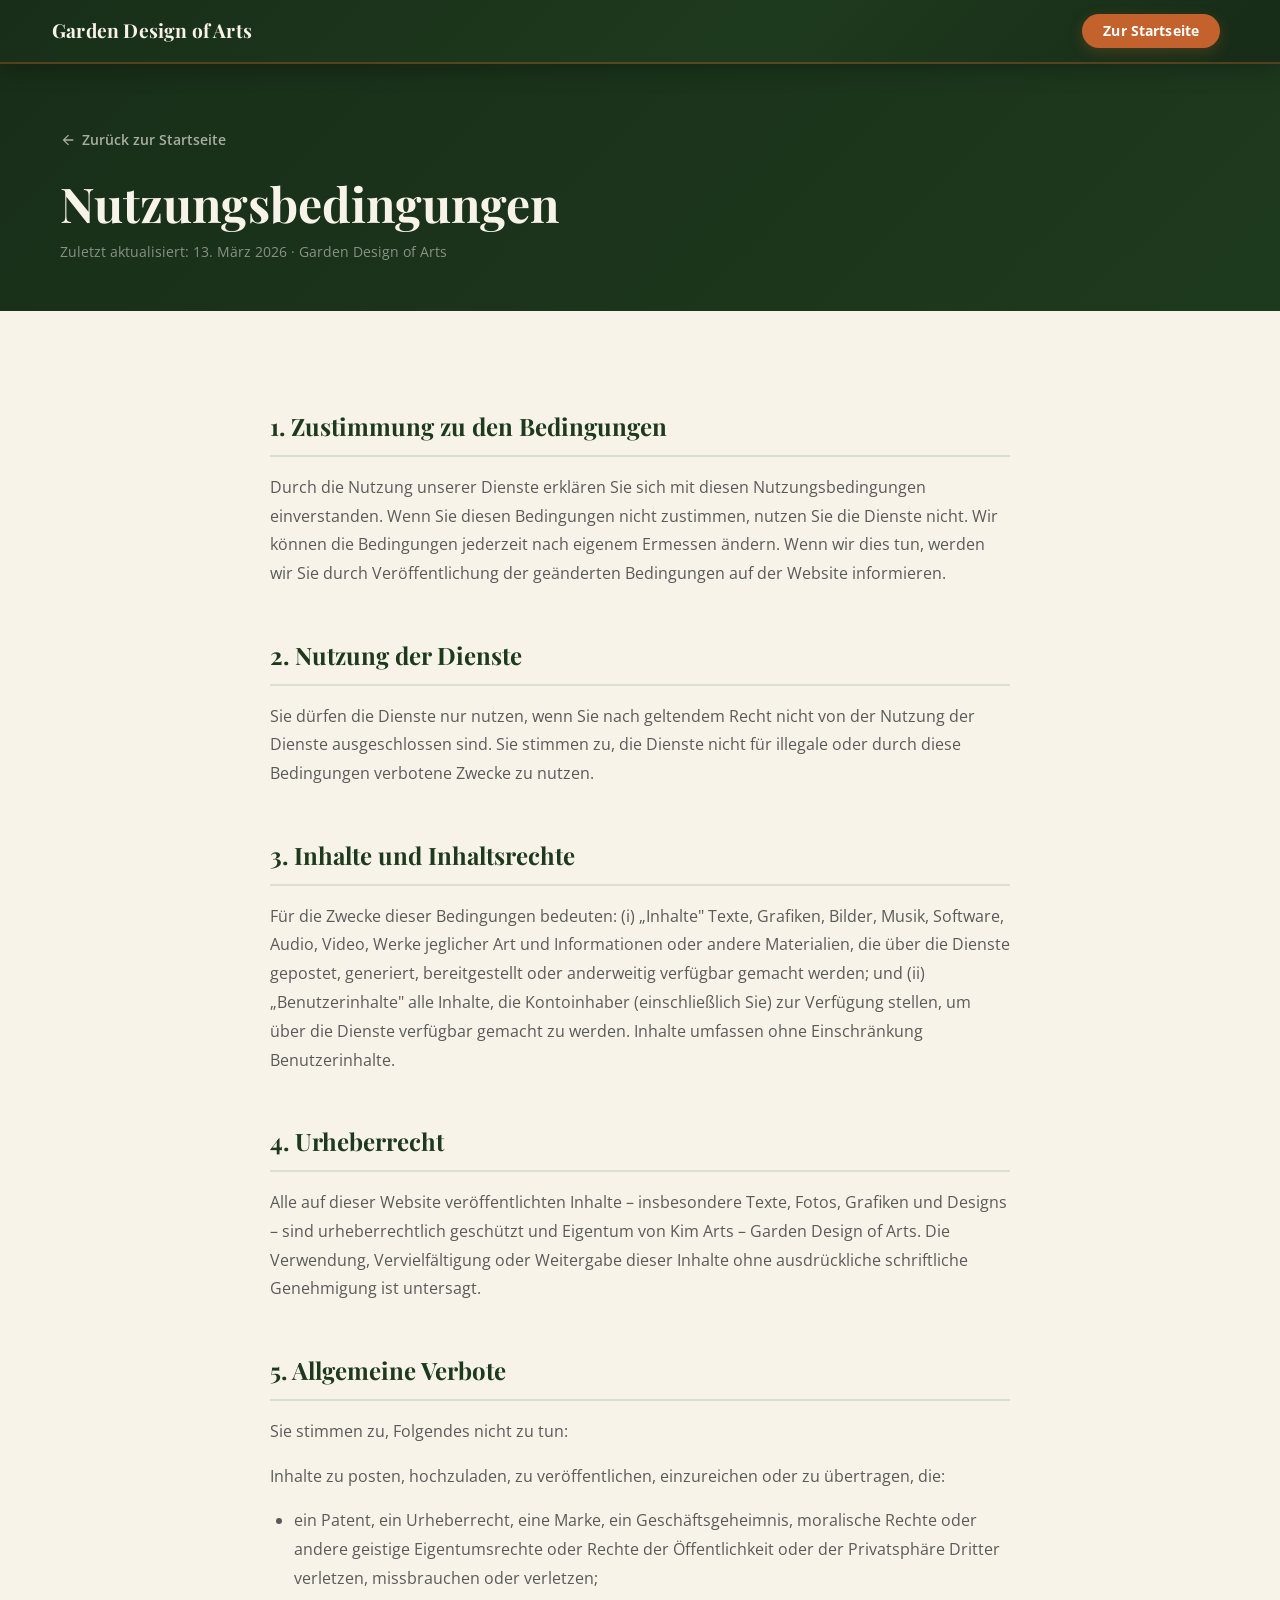
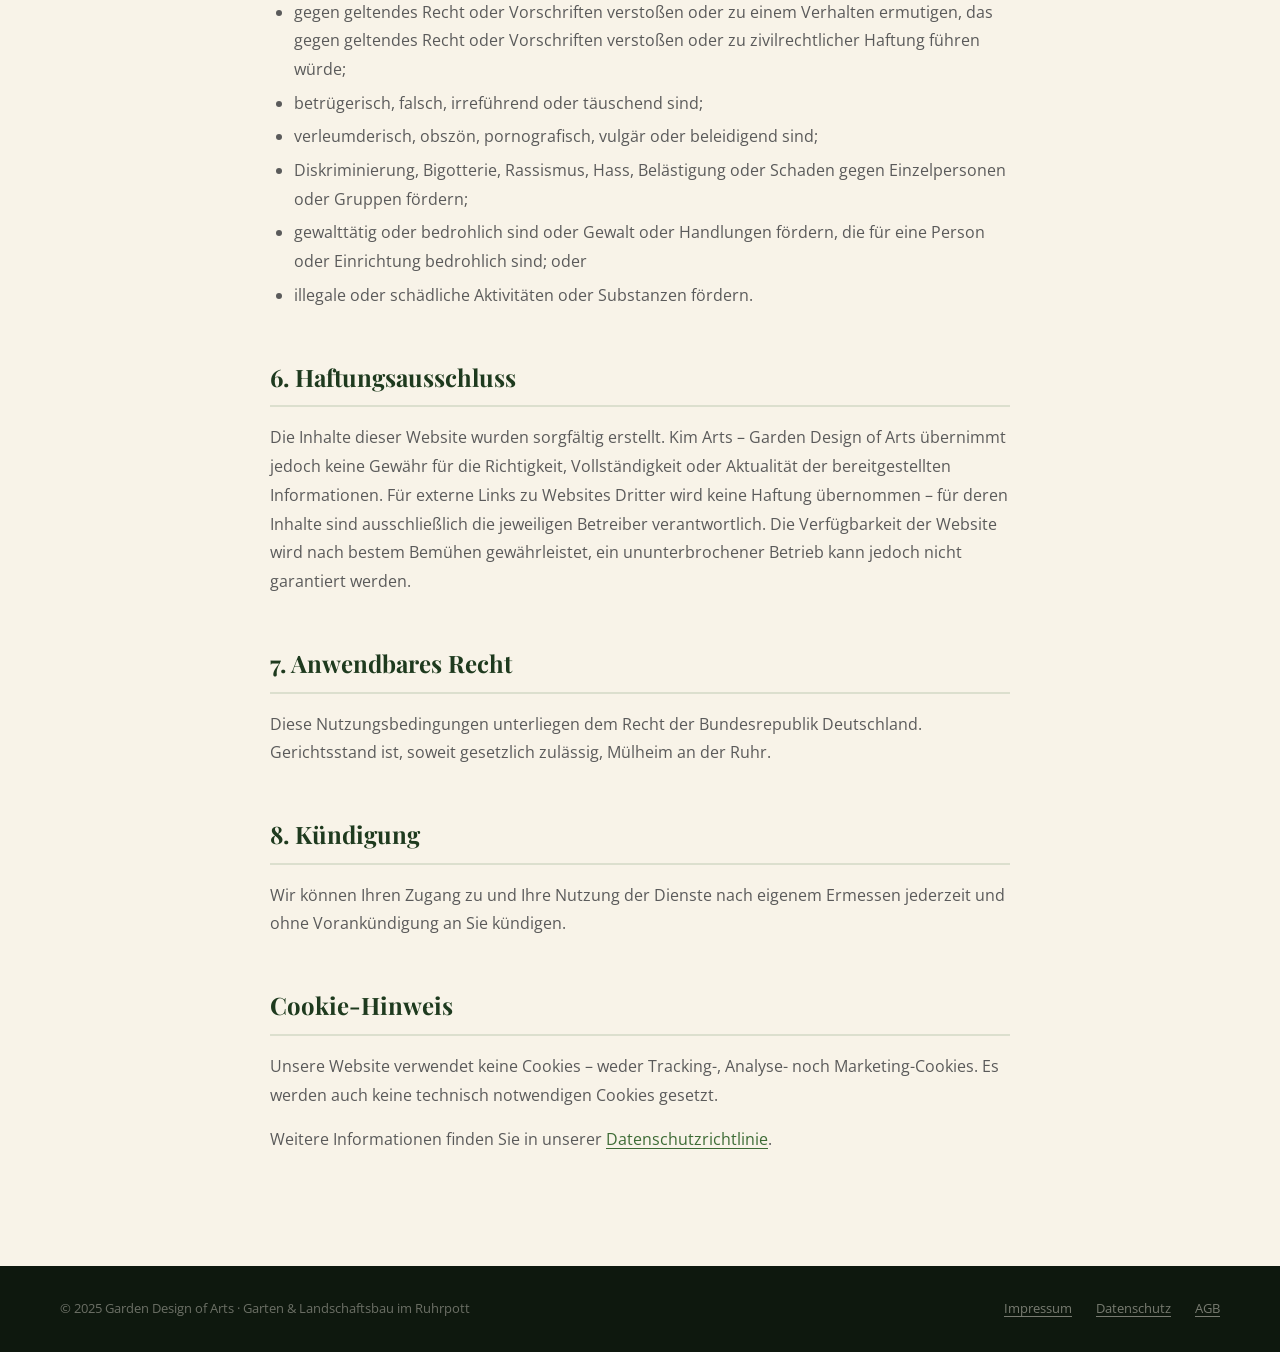
<file: agb.html>
<!DOCTYPE html>
<html lang="de">
<head>
  <meta charset="UTF-8">
  <meta name="viewport" content="width=device-width, initial-scale=1.0">
  <title>Allgemeine Geschäftsbedingungen — Garden Design of Arts</title>
  <meta name="description" content="AGB von Garden Design of Arts — Garten & Landschaftsbau im Ruhrpott.">
  <meta name="robots" content="noindex, follow">
  <link rel="canonical" href="https://[ihre-domain].de/agb.html">

  <!-- Favicon -->
  <link rel="icon" type="image/x-icon" href="favicon.ico">
  <link rel="icon" type="image/png" sizes="32x32" href="favicon-32x32.png">
  <link rel="icon" type="image/png" sizes="16x16" href="favicon-16x16.png">
  <link rel="apple-touch-icon" sizes="180x180" href="apple-touch-icon.png">

  <link rel="preconnect" href="https://fonts.googleapis.com">
  <link rel="preconnect" href="https://fonts.gstatic.com" crossorigin>
  <link href="https://fonts.googleapis.com/css2?family=Playfair+Display:wght@400;600;700&family=Open+Sans:wght@400;500;600;700&display=swap" rel="stylesheet">

  <link rel="stylesheet" href="style.css">
</head>
<body class="legal-page">

  <!-- ==================== HEADER ==================== -->
  <header class="site-header" role="banner">
    <div class="container header__inner">
      <a href="index.html" class="header__logo" aria-label="Zurück zur Startseite">
        <span class="header__logo-text">Garden Design of Arts</span>
      </a>
      <a href="index.html" class="btn btn--orange header__cta" style="display:inline-flex;">
        Zur Startseite
      </a>
    </div>
  </header>

  <main>

    <!-- ==================== HERO ==================== -->
    <div class="legal-hero">
      <div class="container">
        <a href="index.html" class="legal-hero__back">
          <svg width="16" height="16" viewBox="0 0 24 24" fill="currentColor" aria-hidden="true">
            <path d="M20 11H7.83l5.59-5.59L12 4l-8 8 8 8 1.41-1.41L7.83 13H20v-2z"/>
          </svg>
          Zurück zur Startseite
        </a>
        <h1 class="legal-hero__title">Nutzungsbedingungen</h1>
        <p class="legal-hero__meta">Zuletzt aktualisiert: 13. März 2026 &middot; Garden Design of Arts</p>
      </div>
    </div>

    <!-- ==================== CONTENT ==================== -->
    <div class="legal-content">

      <h2>1. Zustimmung zu den Bedingungen</h2>
      <p>Durch die Nutzung unserer Dienste erklären Sie sich mit diesen Nutzungsbedingungen einverstanden. Wenn Sie diesen Bedingungen nicht zustimmen, nutzen Sie die Dienste nicht. Wir können die Bedingungen jederzeit nach eigenem Ermessen ändern. Wenn wir dies tun, werden wir Sie durch Veröffentlichung der geänderten Bedingungen auf der Website informieren.</p>

      <h2>2. Nutzung der Dienste</h2>
      <p>Sie dürfen die Dienste nur nutzen, wenn Sie nach geltendem Recht nicht von der Nutzung der Dienste ausgeschlossen sind. Sie stimmen zu, die Dienste nicht für illegale oder durch diese Bedingungen verbotene Zwecke zu nutzen.</p>

      <h2>3. Inhalte und Inhaltsrechte</h2>
      <p>Für die Zwecke dieser Bedingungen bedeuten: (i) „Inhalte" Texte, Grafiken, Bilder, Musik, Software, Audio, Video, Werke jeglicher Art und Informationen oder andere Materialien, die über die Dienste gepostet, generiert, bereitgestellt oder anderweitig verfügbar gemacht werden; und (ii) „Benutzerinhalte" alle Inhalte, die Kontoinhaber (einschließlich Sie) zur Verfügung stellen, um über die Dienste verfügbar gemacht zu werden. Inhalte umfassen ohne Einschränkung Benutzerinhalte.</p>

      <h2>4. Urheberrecht</h2>
      <p>Alle auf dieser Website veröffentlichten Inhalte – insbesondere Texte, Fotos, Grafiken und Designs – sind urheberrechtlich geschützt und Eigentum von Kim Arts – Garden Design of Arts. Die Verwendung, Vervielfältigung oder Weitergabe dieser Inhalte ohne ausdrückliche schriftliche Genehmigung ist untersagt.</p>

      <h2>5. Allgemeine Verbote</h2>
      <p>Sie stimmen zu, Folgendes nicht zu tun:</p>
      <p>Inhalte zu posten, hochzuladen, zu veröffentlichen, einzureichen oder zu übertragen, die:</p>
      <ul>
        <li>ein Patent, ein Urheberrecht, eine Marke, ein Geschäftsgeheimnis, moralische Rechte oder andere geistige Eigentumsrechte oder Rechte der Öffentlichkeit oder der Privatsphäre Dritter verletzen, missbrauchen oder verletzen;</li>
        <li>gegen geltendes Recht oder Vorschriften verstoßen oder zu einem Verhalten ermutigen, das gegen geltendes Recht oder Vorschriften verstoßen oder zu zivilrechtlicher Haftung führen würde;</li>
        <li>betrügerisch, falsch, irreführend oder täuschend sind;</li>
        <li>verleumderisch, obszön, pornografisch, vulgär oder beleidigend sind;</li>
        <li>Diskriminierung, Bigotterie, Rassismus, Hass, Belästigung oder Schaden gegen Einzelpersonen oder Gruppen fördern;</li>
        <li>gewalttätig oder bedrohlich sind oder Gewalt oder Handlungen fördern, die für eine Person oder Einrichtung bedrohlich sind; oder</li>
        <li>illegale oder schädliche Aktivitäten oder Substanzen fördern.</li>
      </ul>

      <h2>6. Haftungsausschluss</h2>
      <p>Die Inhalte dieser Website wurden sorgfältig erstellt. Kim Arts – Garden Design of Arts übernimmt jedoch keine Gewähr für die Richtigkeit, Vollständigkeit oder Aktualität der bereitgestellten Informationen. Für externe Links zu Websites Dritter wird keine Haftung übernommen – für deren Inhalte sind ausschließlich die jeweiligen Betreiber verantwortlich. Die Verfügbarkeit der Website wird nach bestem Bemühen gewährleistet, ein ununterbrochener Betrieb kann jedoch nicht garantiert werden.</p>

      <h2>7. Anwendbares Recht</h2>
      <p>Diese Nutzungsbedingungen unterliegen dem Recht der Bundesrepublik Deutschland. Gerichtsstand ist, soweit gesetzlich zulässig, Mülheim an der Ruhr.</p>

      <h2>8. Kündigung</h2>
      <p>Wir können Ihren Zugang zu und Ihre Nutzung der Dienste nach eigenem Ermessen jederzeit und ohne Vorankündigung an Sie kündigen.</p>

      <h2>Cookie-Hinweis</h2>
      <p>Unsere Website verwendet keine Cookies – weder Tracking-, Analyse- noch Marketing-Cookies. Es werden auch keine technisch notwendigen Cookies gesetzt.</p>
      <p>Weitere Informationen finden Sie in unserer <a href="datenschutz.html">Datenschutzrichtlinie</a>.</p>

    </div>

  </main>

  <!-- ==================== FOOTER ==================== -->
  <footer class="site-footer" role="contentinfo">
    <div class="container footer__inner">
      <p class="footer__copy">&copy; 2025 Garden Design of Arts &middot; Garten &amp; Landschaftsbau im Ruhrpott</p>
      <nav class="footer__nav" aria-label="Rechtliche Links">
        <a href="impressum.html">Impressum</a>
        <a href="datenschutz.html">Datenschutz</a>
        <a href="agb.html">AGB</a>
      </nav>
    </div>
  </footer>

</body>
</html>
</file>
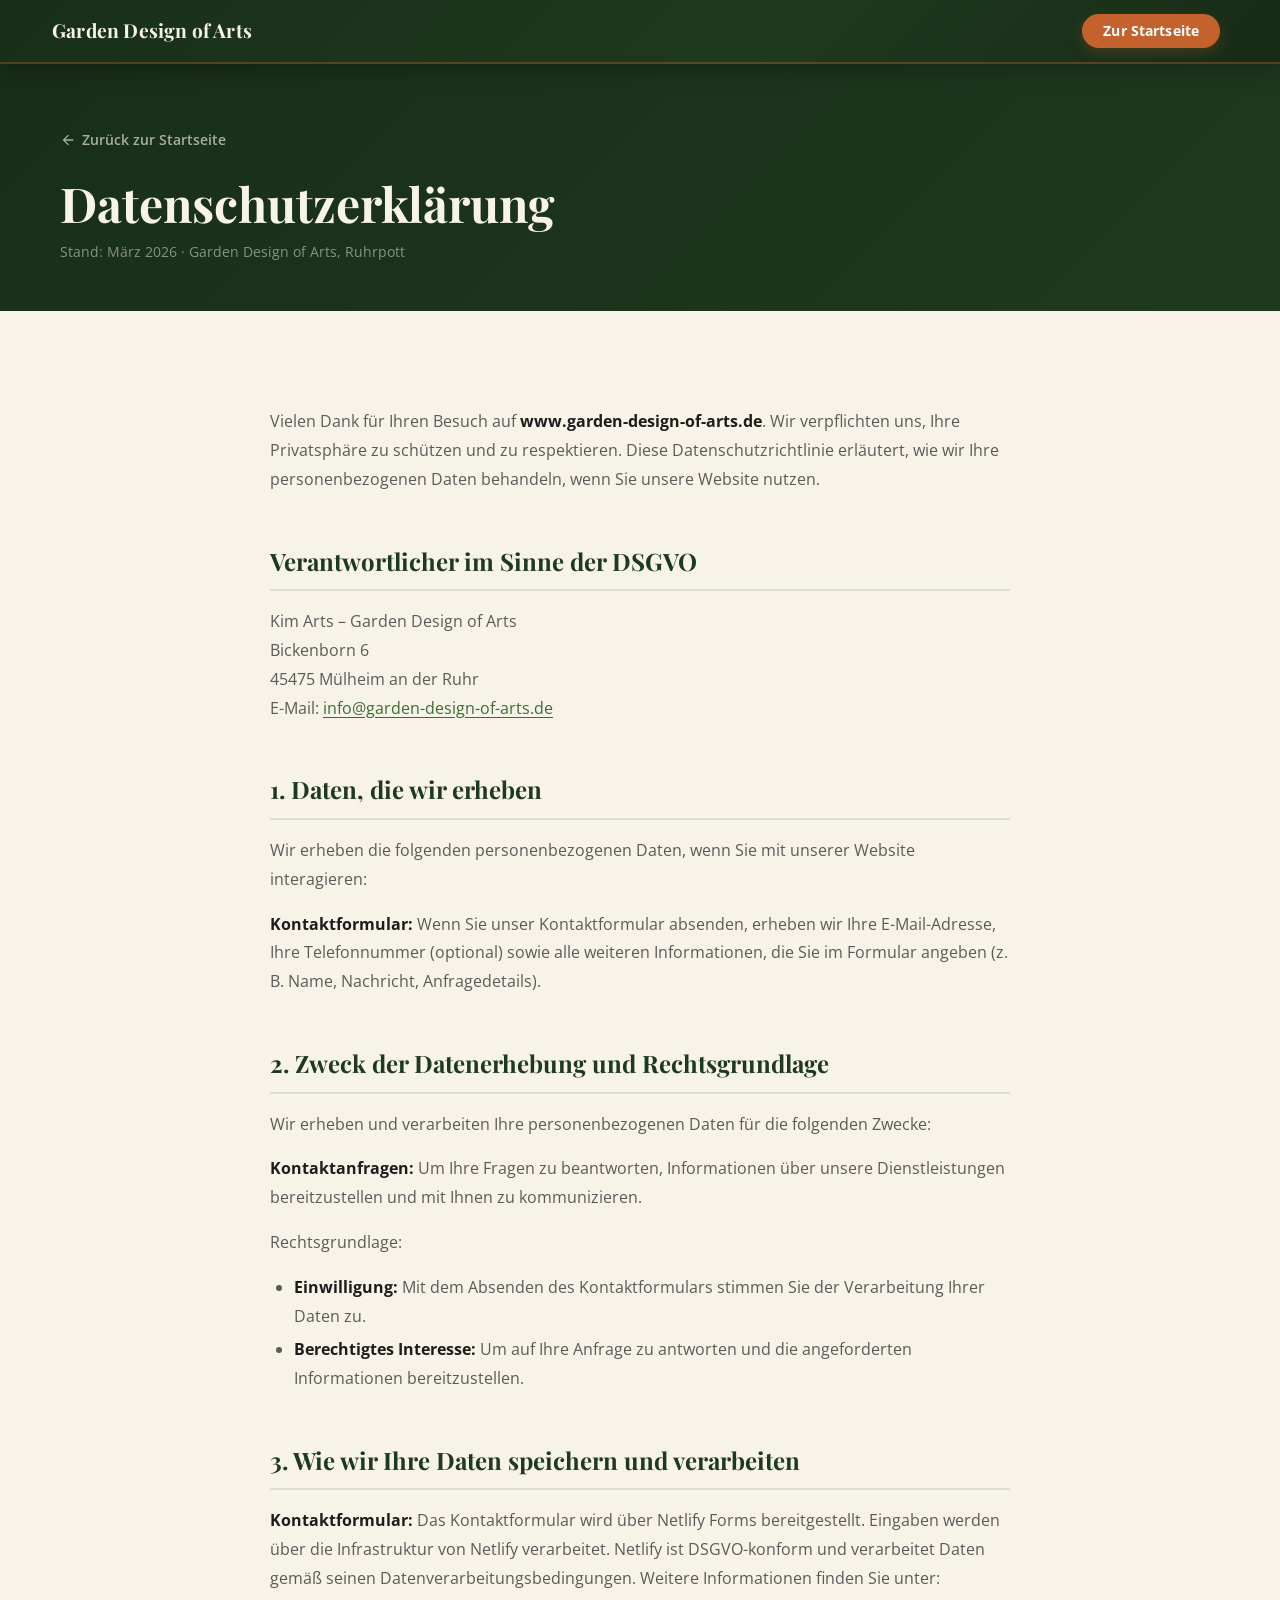
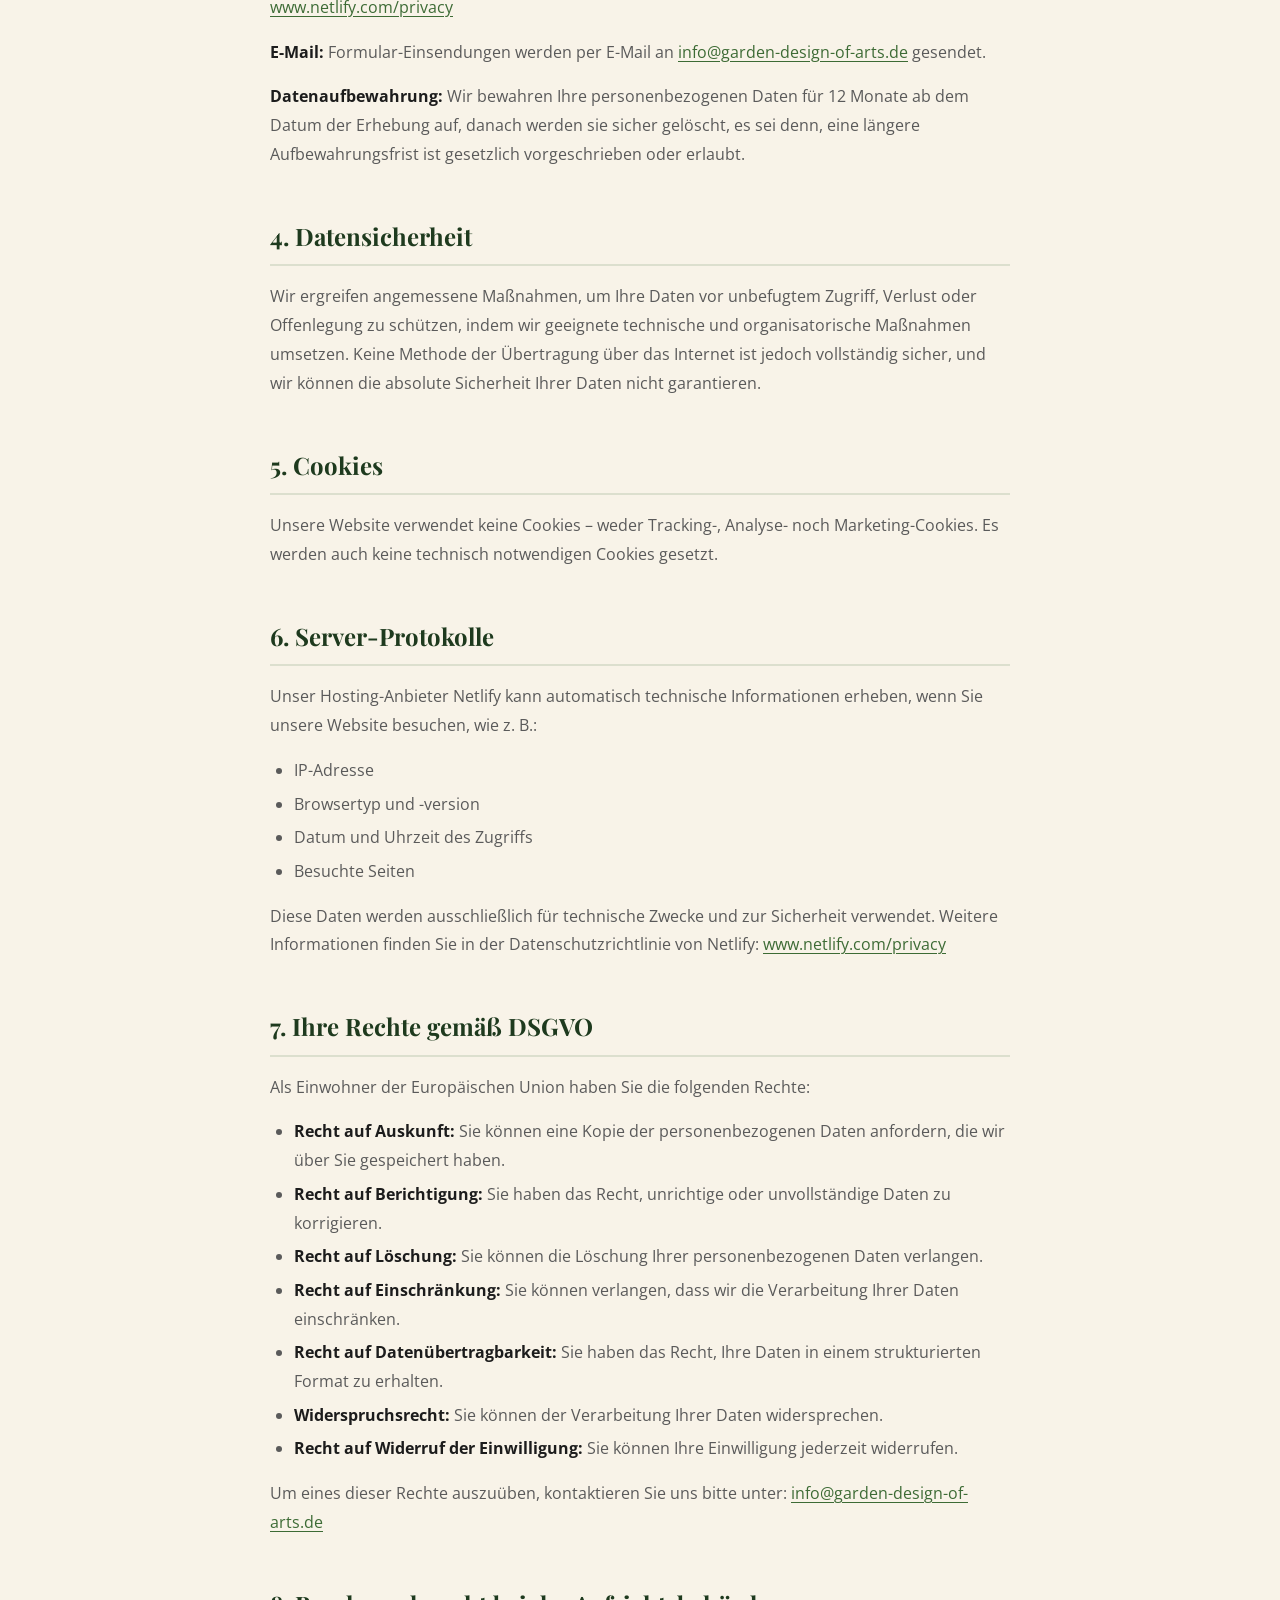
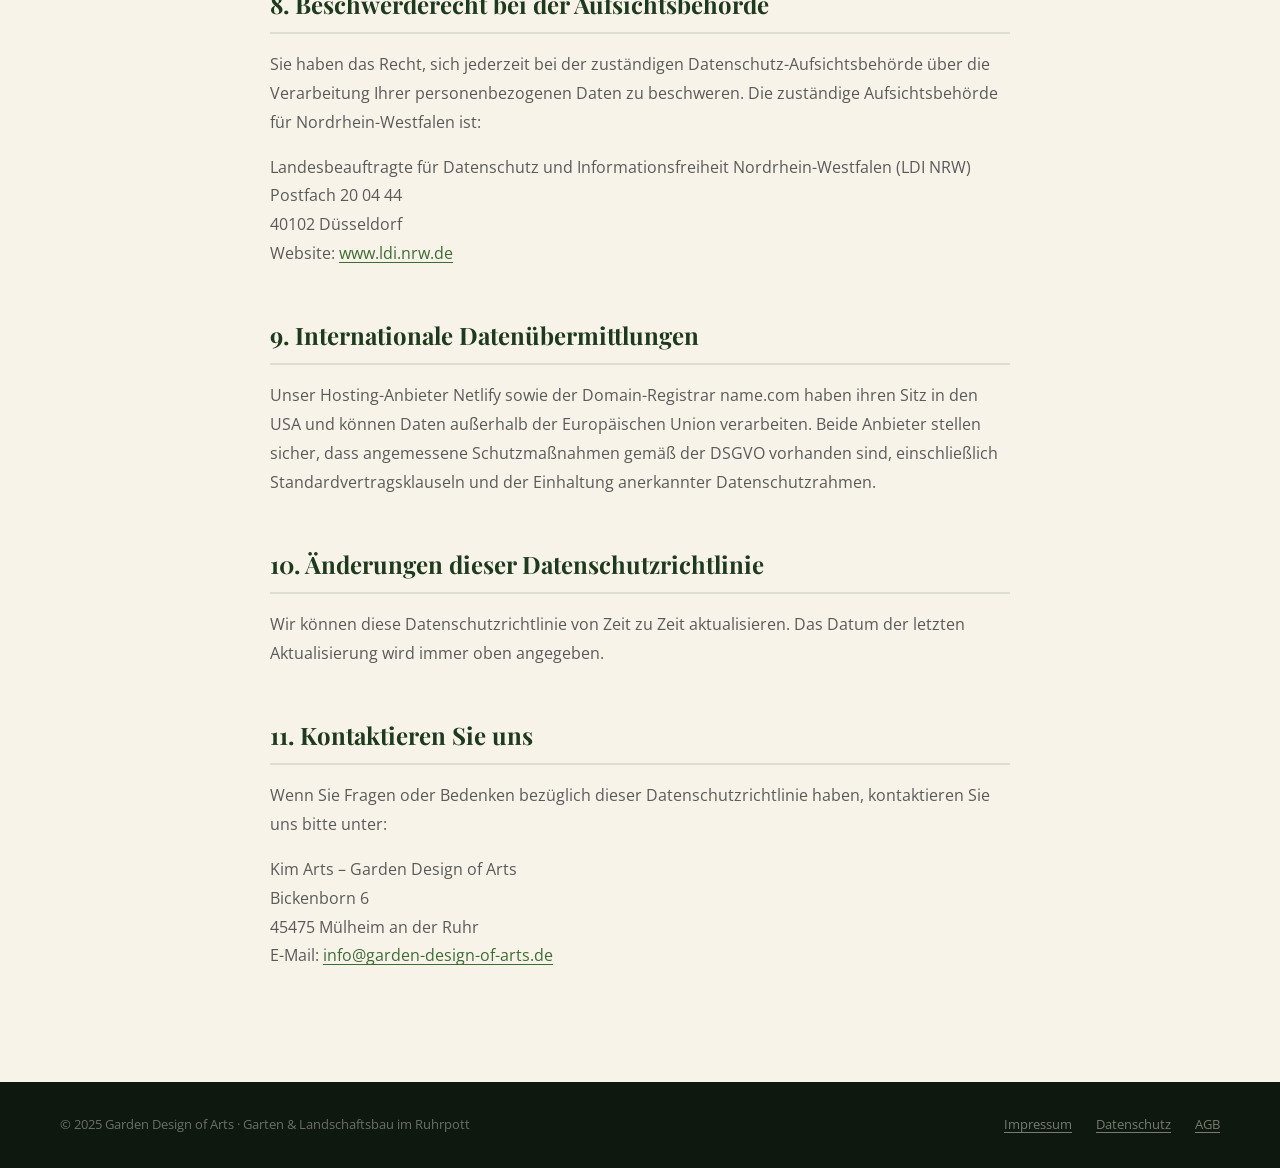
<file: datenschutz.html>
<!DOCTYPE html>
<html lang="de">
<head>
  <meta charset="UTF-8">
  <meta name="viewport" content="width=device-width, initial-scale=1.0">
  <title>Datenschutzerklärung — Garden Design of Arts</title>
  <meta name="description" content="Datenschutzerklärung von Garden Design of Arts — Garten & Landschaftsbau im Ruhrpott.">
  <meta name="robots" content="noindex, follow">
  <link rel="canonical" href="https://[ihre-domain].de/datenschutz.html">

  <!-- Favicon -->
  <link rel="icon" type="image/x-icon" href="favicon.ico">
  <link rel="icon" type="image/png" sizes="32x32" href="favicon-32x32.png">
  <link rel="icon" type="image/png" sizes="16x16" href="favicon-16x16.png">
  <link rel="apple-touch-icon" sizes="180x180" href="apple-touch-icon.png">

  <link rel="preconnect" href="https://fonts.googleapis.com">
  <link rel="preconnect" href="https://fonts.gstatic.com" crossorigin>
  <link href="https://fonts.googleapis.com/css2?family=Playfair+Display:wght@400;600;700&family=Open+Sans:wght@400;500;600;700&display=swap" rel="stylesheet">

  <link rel="stylesheet" href="style.css">
</head>
<body class="legal-page">

  <!-- ==================== HEADER ==================== -->
  <header class="site-header" role="banner">
    <div class="container header__inner">
      <a href="index.html" class="header__logo" aria-label="Zurück zur Startseite">
        <span class="header__logo-text">Garden Design of Arts</span>
      </a>
      <a href="index.html" class="btn btn--orange header__cta" style="display:inline-flex;">
        Zur Startseite
      </a>
    </div>
  </header>

  <main>

    <!-- ==================== HERO ==================== -->
    <div class="legal-hero">
      <div class="container">
        <a href="index.html" class="legal-hero__back">
          <svg width="16" height="16" viewBox="0 0 24 24" fill="currentColor" aria-hidden="true">
            <path d="M20 11H7.83l5.59-5.59L12 4l-8 8 8 8 1.41-1.41L7.83 13H20v-2z"/>
          </svg>
          Zurück zur Startseite
        </a>
        <h1 class="legal-hero__title">Datenschutzerklärung</h1>
        <p class="legal-hero__meta">Stand: März 2026 &middot; Garden Design of Arts, Ruhrpott</p>
      </div>
    </div>

    <!-- ==================== CONTENT ==================== -->
    <div class="legal-content">

      <p>Vielen Dank für Ihren Besuch auf <strong>www.garden-design-of-arts.de</strong>. Wir verpflichten uns, Ihre Privatsphäre zu schützen und zu respektieren. Diese Datenschutzrichtlinie erläutert, wie wir Ihre personenbezogenen Daten behandeln, wenn Sie unsere Website nutzen.</p>

      <h2>Verantwortlicher im Sinne der DSGVO</h2>
      <p>
        Kim Arts – Garden Design of Arts<br>
        Bickenborn 6<br>
        45475 Mülheim an der Ruhr<br>
        E-Mail: <a href="mailto:info@garden-design-of-arts.de">info@garden-design-of-arts.de</a>
      </p>

      <h2>1. Daten, die wir erheben</h2>
      <p>Wir erheben die folgenden personenbezogenen Daten, wenn Sie mit unserer Website interagieren:</p>
      <p><strong>Kontaktformular:</strong> Wenn Sie unser Kontaktformular absenden, erheben wir Ihre E-Mail-Adresse, Ihre Telefonnummer (optional) sowie alle weiteren Informationen, die Sie im Formular angeben (z. B. Name, Nachricht, Anfragedetails).</p>

      <h2>2. Zweck der Datenerhebung und Rechtsgrundlage</h2>
      <p>Wir erheben und verarbeiten Ihre personenbezogenen Daten für die folgenden Zwecke:</p>
      <p><strong>Kontaktanfragen:</strong> Um Ihre Fragen zu beantworten, Informationen über unsere Dienstleistungen bereitzustellen und mit Ihnen zu kommunizieren.</p>
      <p>Rechtsgrundlage:</p>
      <ul>
        <li><strong>Einwilligung:</strong> Mit dem Absenden des Kontaktformulars stimmen Sie der Verarbeitung Ihrer Daten zu.</li>
        <li><strong>Berechtigtes Interesse:</strong> Um auf Ihre Anfrage zu antworten und die angeforderten Informationen bereitzustellen.</li>
      </ul>

      <h2>3. Wie wir Ihre Daten speichern und verarbeiten</h2>
      <p><strong>Kontaktformular:</strong> Das Kontaktformular wird über Netlify Forms bereitgestellt. Eingaben werden über die Infrastruktur von Netlify verarbeitet. Netlify ist DSGVO-konform und verarbeitet Daten gemäß seinen Datenverarbeitungsbedingungen. Weitere Informationen finden Sie unter: <a href="https://www.netlify.com/privacy/" target="_blank" rel="noopener noreferrer">www.netlify.com/privacy</a></p>
      <p><strong>E-Mail:</strong> Formular-Einsendungen werden per E-Mail an <a href="mailto:info@garden-design-of-arts.de">info@garden-design-of-arts.de</a> gesendet.</p>
      <p><strong>Datenaufbewahrung:</strong> Wir bewahren Ihre personenbezogenen Daten für 12 Monate ab dem Datum der Erhebung auf, danach werden sie sicher gelöscht, es sei denn, eine längere Aufbewahrungsfrist ist gesetzlich vorgeschrieben oder erlaubt.</p>

      <h2>4. Datensicherheit</h2>
      <p>Wir ergreifen angemessene Maßnahmen, um Ihre Daten vor unbefugtem Zugriff, Verlust oder Offenlegung zu schützen, indem wir geeignete technische und organisatorische Maßnahmen umsetzen. Keine Methode der Übertragung über das Internet ist jedoch vollständig sicher, und wir können die absolute Sicherheit Ihrer Daten nicht garantieren.</p>

      <h2>5. Cookies</h2>
      <p>Unsere Website verwendet keine Cookies – weder Tracking-, Analyse- noch Marketing-Cookies. Es werden auch keine technisch notwendigen Cookies gesetzt.</p>

      <h2>6. Server-Protokolle</h2>
      <p>Unser Hosting-Anbieter Netlify kann automatisch technische Informationen erheben, wenn Sie unsere Website besuchen, wie z. B.:</p>
      <ul>
        <li>IP-Adresse</li>
        <li>Browsertyp und -version</li>
        <li>Datum und Uhrzeit des Zugriffs</li>
        <li>Besuchte Seiten</li>
      </ul>
      <p>Diese Daten werden ausschließlich für technische Zwecke und zur Sicherheit verwendet. Weitere Informationen finden Sie in der Datenschutzrichtlinie von Netlify: <a href="https://www.netlify.com/privacy/" target="_blank" rel="noopener noreferrer">www.netlify.com/privacy</a></p>

      <h2>7. Ihre Rechte gemäß DSGVO</h2>
      <p>Als Einwohner der Europäischen Union haben Sie die folgenden Rechte:</p>
      <ul>
        <li><strong>Recht auf Auskunft:</strong> Sie können eine Kopie der personenbezogenen Daten anfordern, die wir über Sie gespeichert haben.</li>
        <li><strong>Recht auf Berichtigung:</strong> Sie haben das Recht, unrichtige oder unvollständige Daten zu korrigieren.</li>
        <li><strong>Recht auf Löschung:</strong> Sie können die Löschung Ihrer personenbezogenen Daten verlangen.</li>
        <li><strong>Recht auf Einschränkung:</strong> Sie können verlangen, dass wir die Verarbeitung Ihrer Daten einschränken.</li>
        <li><strong>Recht auf Datenübertragbarkeit:</strong> Sie haben das Recht, Ihre Daten in einem strukturierten Format zu erhalten.</li>
        <li><strong>Widerspruchsrecht:</strong> Sie können der Verarbeitung Ihrer Daten widersprechen.</li>
        <li><strong>Recht auf Widerruf der Einwilligung:</strong> Sie können Ihre Einwilligung jederzeit widerrufen.</li>
      </ul>
      <p>Um eines dieser Rechte auszuüben, kontaktieren Sie uns bitte unter: <a href="mailto:info@garden-design-of-arts.de">info@garden-design-of-arts.de</a></p>

      <h2>8. Beschwerderecht bei der Aufsichtsbehörde</h2>
      <p>Sie haben das Recht, sich jederzeit bei der zuständigen Datenschutz-Aufsichtsbehörde über die Verarbeitung Ihrer personenbezogenen Daten zu beschweren. Die zuständige Aufsichtsbehörde für Nordrhein-Westfalen ist:</p>
      <p>
        Landesbeauftragte für Datenschutz und Informationsfreiheit Nordrhein-Westfalen (LDI NRW)<br>
        Postfach 20 04 44<br>
        40102 Düsseldorf<br>
        Website: <a href="https://www.ldi.nrw.de" target="_blank" rel="noopener noreferrer">www.ldi.nrw.de</a>
      </p>

      <h2>9. Internationale Datenübermittlungen</h2>
      <p>Unser Hosting-Anbieter Netlify sowie der Domain-Registrar name.com haben ihren Sitz in den USA und können Daten außerhalb der Europäischen Union verarbeiten. Beide Anbieter stellen sicher, dass angemessene Schutzmaßnahmen gemäß der DSGVO vorhanden sind, einschließlich Standardvertragsklauseln und der Einhaltung anerkannter Datenschutzrahmen.</p>

      <h2>10. Änderungen dieser Datenschutzrichtlinie</h2>
      <p>Wir können diese Datenschutzrichtlinie von Zeit zu Zeit aktualisieren. Das Datum der letzten Aktualisierung wird immer oben angegeben.</p>

      <h2>11. Kontaktieren Sie uns</h2>
      <p>Wenn Sie Fragen oder Bedenken bezüglich dieser Datenschutzrichtlinie haben, kontaktieren Sie uns bitte unter:</p>
      <p>
        Kim Arts – Garden Design of Arts<br>
        Bickenborn 6<br>
        45475 Mülheim an der Ruhr<br>
        E-Mail: <a href="mailto:info@garden-design-of-arts.de">info@garden-design-of-arts.de</a>
      </p>

    </div>

  </main>

  <!-- ==================== FOOTER ==================== -->
  <footer class="site-footer" role="contentinfo">
    <div class="container footer__inner">
      <p class="footer__copy">&copy; 2025 Garden Design of Arts &middot; Garten &amp; Landschaftsbau im Ruhrpott</p>
      <nav class="footer__nav" aria-label="Rechtliche Links">
        <a href="impressum.html">Impressum</a>
        <a href="datenschutz.html">Datenschutz</a>
        <a href="agb.html">AGB</a>
      </nav>
    </div>
  </footer>

</body>
</html>
</file>
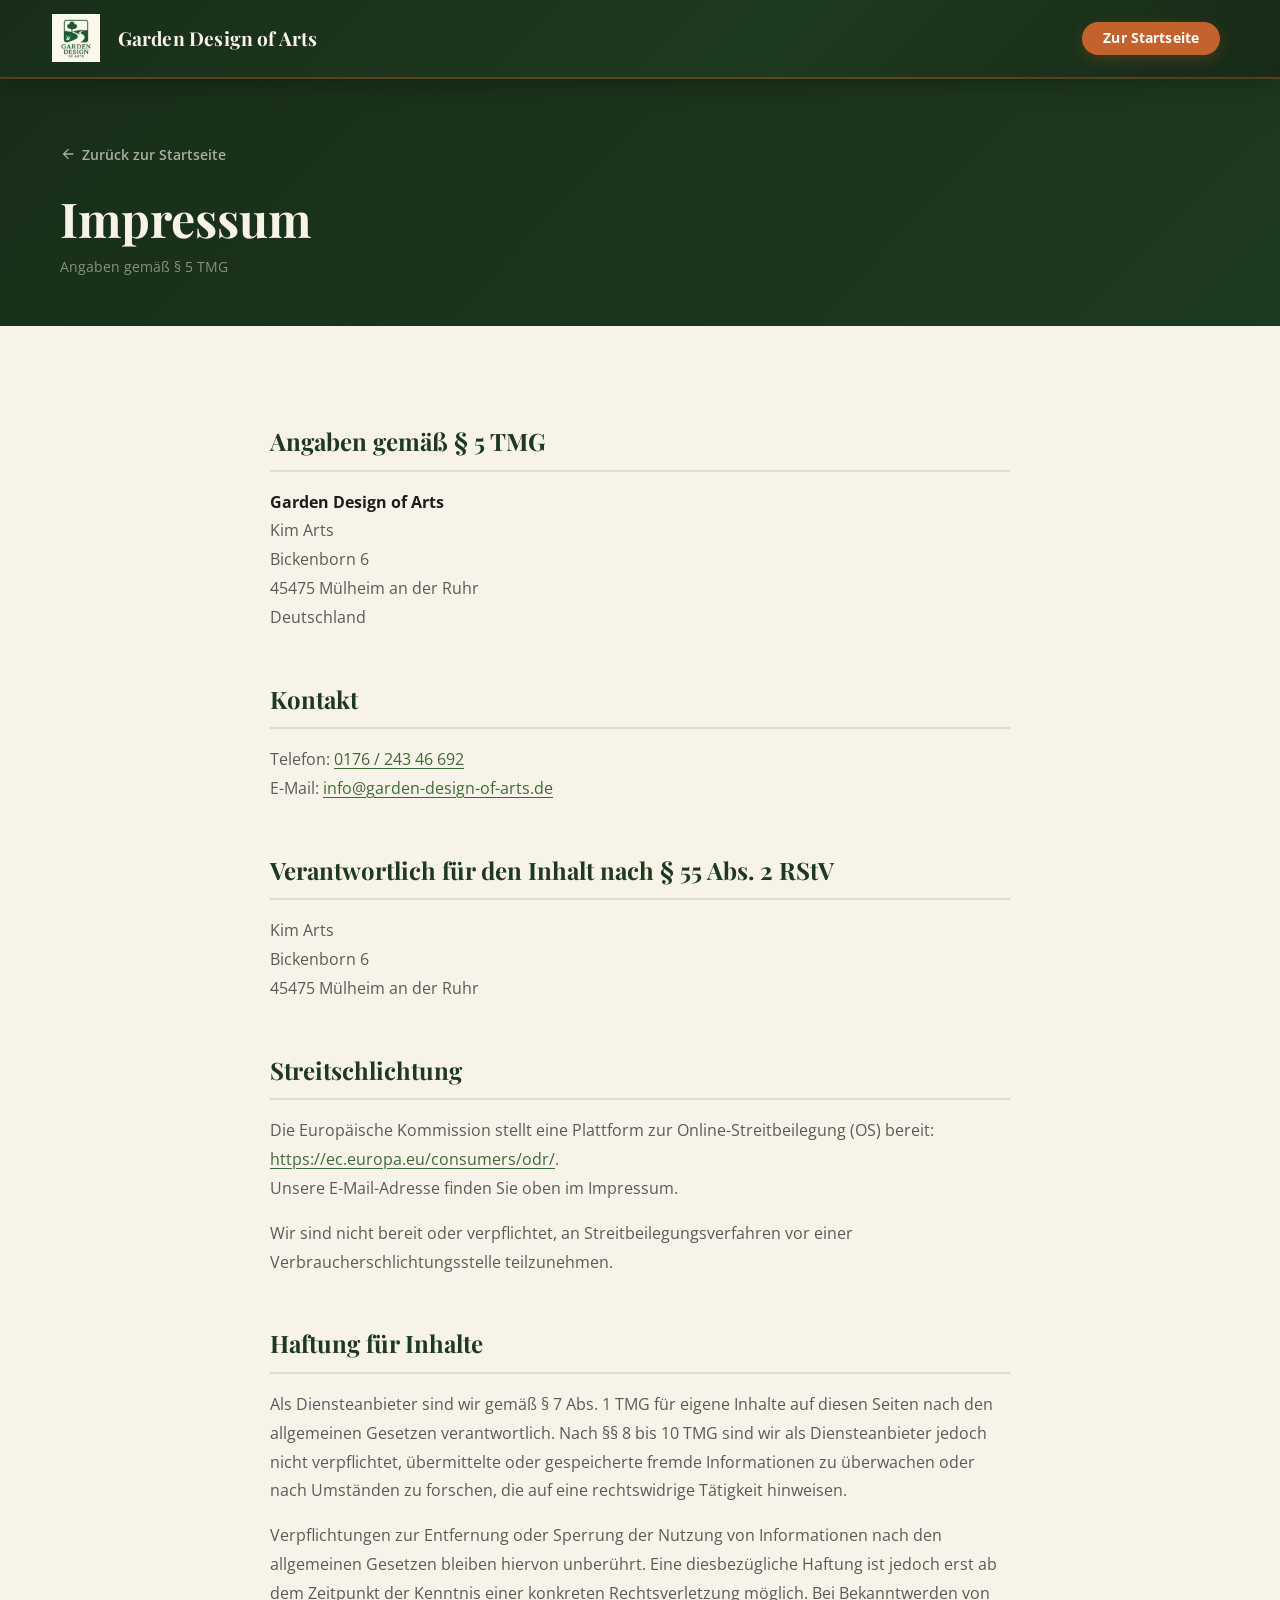
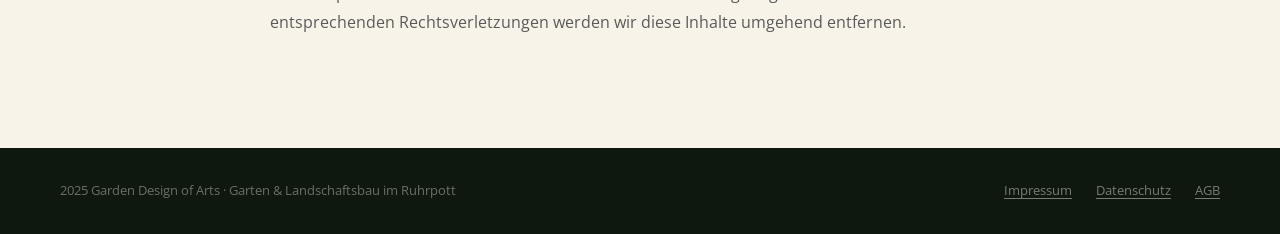
<file: impressum.html>
<!DOCTYPE html>
<html lang="de">
<head>
  <meta charset="UTF-8">
  <meta name="viewport" content="width=device-width, initial-scale=1.0">
  <title>Impressum — Garden Design of Arts</title>
  <meta name="description" content="Impressum von Garden Design of Arts — Garten & Landschaftsbau im Ruhrpott.">
  <meta name="robots" content="noindex, follow">
  <link rel="canonical" href="https://[ihre-domain].de/impressum.html">

  <!-- Favicon -->
  <link rel="icon" type="image/x-icon" href="favicon.ico">
  <link rel="icon" type="image/png" sizes="32x32" href="favicon-32x32.png">
  <link rel="icon" type="image/png" sizes="16x16" href="favicon-16x16.png">
  <link rel="apple-touch-icon" sizes="180x180" href="apple-touch-icon.png">

  <link rel="preconnect" href="https://fonts.googleapis.com">
  <link rel="preconnect" href="https://fonts.gstatic.com" crossorigin>
  <link href="https://fonts.googleapis.com/css2?family=Playfair+Display:wght@400;600;700&family=Open+Sans:wght@400;500;600;700&display=swap" rel="stylesheet">

  <link rel="stylesheet" href="style.css">
</head>
<body class="legal-page">

  <!-- ==================== HEADER ==================== -->
  <header class="site-header" role="banner">
    <div class="container header__inner">
      <a href="index.html" class="header__logo" aria-label="Zurück zur Startseite">
        <img src="images/logo.jpg"
             alt="Garden Design of Arts Logo"
             class="header__logo-img"
             loading="eager" decoding="async">
        <span class="header__logo-text">Garden Design of Arts</span>
      </a>
      <a href="index.html" class="btn btn--orange header__cta" style="display:inline-flex;">
        Zur Startseite
      </a>
    </div>
  </header>

  <main>

    <!-- ==================== HERO ==================== -->
    <div class="legal-hero">
      <div class="container">
        <a href="index.html" class="legal-hero__back">
          <svg width="16" height="16" viewBox="0 0 24 24" fill="currentColor" aria-hidden="true">
            <path d="M20 11H7.83l5.59-5.59L12 4l-8 8 8 8 1.41-1.41L7.83 13H20v-2z"/>
          </svg>
          Zurück zur Startseite
        </a>
        <h1 class="legal-hero__title">Impressum</h1>
        <p class="legal-hero__meta">Angaben gemäß § 5 TMG</p>
      </div>
    </div>

    <!-- ==================== CONTENT ==================== -->
    <div class="legal-content">

      <h2>Angaben gemäß § 5 TMG</h2>
      <p>
        <strong>Garden Design of Arts</strong><br>
        Kim Arts<br>
        Bickenborn 6<br>
        45475 Mülheim an der Ruhr<br>
        Deutschland
      </p>

      <h2>Kontakt</h2>
      <p>
        Telefon: <a href="tel:+4917624346692">0176 / 243 46 692</a><br>
        E-Mail: <a href="mailto:info@garden-design-of-arts.de">info@garden-design-of-arts.de</a>
      </p>

      <h2>Verantwortlich für den Inhalt nach § 55 Abs. 2 RStV</h2>
      <p>
        Kim Arts<br>
        Bickenborn 6<br>
        45475 Mülheim an der Ruhr
      </p>

      <h2>Streitschlichtung</h2>
      <p>Die Europäische Kommission stellt eine Plattform zur Online-Streitbeilegung (OS) bereit:
      <a href="https://ec.europa.eu/consumers/odr/" target="_blank" rel="noopener noreferrer">https://ec.europa.eu/consumers/odr/</a>.<br>
      Unsere E-Mail-Adresse finden Sie oben im Impressum.</p>
      <p>Wir sind nicht bereit oder verpflichtet, an Streitbeilegungsverfahren vor einer Verbraucherschlichtungsstelle teilzunehmen.</p>

      <h2>Haftung für Inhalte</h2>
      <p>Als Diensteanbieter sind wir gemäß § 7 Abs. 1 TMG für eigene Inhalte auf diesen Seiten nach den allgemeinen Gesetzen verantwortlich. Nach §§ 8 bis 10 TMG sind wir als Diensteanbieter jedoch nicht verpflichtet, übermittelte oder gespeicherte fremde Informationen zu überwachen oder nach Umständen zu forschen, die auf eine rechtswidrige Tätigkeit hinweisen.</p>
      <p>Verpflichtungen zur Entfernung oder Sperrung der Nutzung von Informationen nach den allgemeinen Gesetzen bleiben hiervon unberührt. Eine diesbezügliche Haftung ist jedoch erst ab dem Zeitpunkt der Kenntnis einer konkreten Rechtsverletzung möglich. Bei Bekanntwerden von entsprechenden Rechtsverletzungen werden wir diese Inhalte umgehend entfernen.</p>


    </div>

  </main>

  <!-- ==================== FOOTER ==================== -->
  <footer class="site-footer" role="contentinfo">
    <div class="container footer__inner">
      <p class="footer__copy">2025 Garden Design of Arts &middot; Garten &amp; Landschaftsbau im Ruhrpott</p>
      <nav class="footer__nav" aria-label="Rechtliche Links">
        <a href="impressum.html">Impressum</a>
        <a href="datenschutz.html">Datenschutz</a>
        <a href="agb.html">AGB</a>
      </nav>
    </div>
  </footer>

</body>
</html>
</file>
<file: style.css>
/* ================================================
   GARTEN & LANDSCHAFTSBAU — KIM
   Mobile-first stylesheet
   ================================================ */

/* ====== CSS Custom Properties ====== */
:root {
  /* Colors */
  --color-green-dark: #1E3A1E;
  --color-green-mid: #3D6B35;
  --color-green-light: #5A9B4A;
  --color-cream: #F8F3E8;
  --color-cream-dark: #EDE7D5;
  --color-orange: #C4622D;
  --color-orange-dark: #A5501F;
  --color-brown: #7A5C3A;
  --color-text: #1C1C1C;
  --color-text-muted: #5A5A5A;
  --color-text-light: #FFFFFF;
  --color-stars: #D4A200;

  /* Typography */
  --font-headline: 'Playfair Display', Georgia, serif;
  --font-body: 'Open Sans', 'Helvetica Neue', Arial, sans-serif;

  /* Spacing */
  --space-xs: 0.5rem;
  --space-sm: 1rem;
  --space-md: 1.5rem;
  --space-lg: 2rem;
  --space-xl: 3rem;
  --space-2xl: 4rem;
  --space-3xl: 6rem;

  /* Layout */
  --container-max: 1200px;
  --container-padding: 1.25rem;
  --radius: 10px;
  --radius-lg: 20px;
  --radius-pill: 50px;

  /* Shadows */
  --shadow-sm: 0 2px 12px rgba(30, 58, 30, 0.08);
  --shadow-md: 0 6px 24px rgba(30, 58, 30, 0.14);
  --shadow-lg: 0 12px 40px rgba(30, 58, 30, 0.2);

  /* Transitions */
  --transition: 0.22s ease;
  --transition-slow: 0.4s ease;
}

/* ====== Reset & Base ====== */
*,
*::before,
*::after {
  box-sizing: border-box;
  margin: 0;
  padding: 0;
}

html {
  scroll-behavior: smooth;
  font-size: 16px;
}

@media (prefers-reduced-motion: reduce) {
  html {
    scroll-behavior: auto;
  }

  *,
  *::before,
  *::after {
    animation-duration: 0.01ms !important;
    transition-duration: 0.01ms !important;
  }
}

body {
  font-family: var(--font-body);
  font-size: 1rem;
  line-height: 1.65;
  color: var(--color-text);
  background-color: var(--color-cream);
  -webkit-font-smoothing: antialiased;
}

img {
  max-width: 100%;
  height: auto;
  display: block;
}

a {
  color: inherit;
  text-decoration: none;
}

ul,
ol {
  list-style: none;
}

/* ====== Layout ====== */
.container {
  max-width: var(--container-max);
  margin: 0 auto;
  padding: 0 var(--container-padding);
}

/* ====== Buttons ====== */
.btn {
  display: inline-flex;
  align-items: center;
  gap: 0.5rem;
  padding: 0.9rem 1.85rem;
  border-radius: var(--radius-pill);
  font-family: var(--font-body);
  font-size: 1rem;
  font-weight: 700;
  line-height: 1;
  cursor: pointer;
  border: none;
  text-decoration: none;
  position: relative;
  overflow: hidden;
  transition: background-color var(--transition), transform var(--transition), box-shadow var(--transition);
  white-space: nowrap;
  letter-spacing: 0.01em;
}

/* Shimmer sweep on hover */
.btn::after {
  content: '';
  position: absolute;
  top: -50%;
  left: -80%;
  width: 55%;
  height: 200%;
  background: linear-gradient(108deg,
      transparent 35%,
      rgba(255, 255, 255, 0.28) 50%,
      transparent 65%);
  transform: skewX(-18deg);
  pointer-events: none;
}

.btn:hover::after {
  animation: btn-shimmer 0.5s ease forwards;
}

@keyframes btn-shimmer {
  to {
    left: 130%;
  }
}

.btn--orange {
  background-color: var(--color-orange);
  color: var(--color-text-light);
  box-shadow: 0 4px 14px rgba(196, 98, 45, 0.25);
}

.btn--orange:hover,
.btn--orange:focus-visible {
  background-color: var(--color-orange-dark);
  transform: translateY(-3px) scale(1.02);
  box-shadow: 0 8px 24px rgba(196, 98, 45, 0.45);
}

.btn--orange:active {
  transform: translateY(-1px) scale(1);
}

.btn--green {
  background-color: var(--color-green-dark);
  color: var(--color-text-light);
  box-shadow: 0 4px 14px rgba(30, 58, 30, 0.30);
}

.btn--green:hover,
.btn--green:focus-visible {
  background-color: var(--color-green-mid);
  transform: translateY(-3px) scale(1.02);
  box-shadow: 0 8px 24px rgba(30, 58, 30, 0.45);
}

.btn--green:active {
  transform: translateY(-1px) scale(1);
}

/* Before/After button — matches the "Vorher" badge color */
.btn--ba-before {
  background-color: rgb(122, 92, 58);
  color: var(--color-text-light);
  box-shadow: 0 4px 14px rgba(122, 92, 58, 0.35);
}

.btn--ba-before:hover,
.btn--ba-before:focus-visible {
  background-color: rgb(100, 74, 44);
  transform: translateY(-3px) scale(1.02);
  box-shadow: 0 8px 24px rgba(122, 92, 58, 0.50);
}

.btn--ba-before:active {
  transform: translateY(-1px) scale(1);
}


.btn--large {
  padding: 1.15rem 2.4rem;
  font-size: 1.1rem;
}

.btn:focus-visible {
  outline: 3px solid var(--color-orange);
  outline-offset: 3px;
}

/* ====== Section Shared ====== */
section {
  padding: var(--space-2xl) 0;
}

.section-header {
  text-align: center;
  margin-bottom: var(--space-xl);
}

.section-eyebrow,
.hero__eyebrow {
  display: inline-block;
  font-size: 0.75rem;
  font-weight: 700;
  letter-spacing: 0.16em;
  text-transform: uppercase;
  color: var(--color-orange);
  margin-bottom: var(--space-xs);
}

.section-headline {
  font-family: var(--font-headline);
  font-size: clamp(1.75rem, 4vw, 2.5rem);
  font-weight: 700;
  color: var(--color-green-dark);
  line-height: 1.2;
  margin-bottom: var(--space-sm);
}

.section-sub {
  font-size: 1.05rem;
  color: var(--color-text-muted);
  max-width: 600px;
  margin: 0 auto;
  line-height: 1.7;
}

/* ====== Image Placeholders ====== */
.img-placeholder {
  display: flex;
  align-items: center;
  justify-content: center;
  text-align: center;
  padding: var(--space-lg);
  border-radius: var(--radius-lg);
  font-size: 0.9rem;
  font-weight: 600;
  color: rgba(255, 255, 255, 0.85);
  background: linear-gradient(135deg, var(--color-green-mid) 0%, var(--color-green-dark) 100%);
  user-select: none;
}

.img-placeholder--hero {
  min-height: 320px;
  font-size: 1rem;
}

.img-placeholder--after {
  background: linear-gradient(135deg, #4e9242 0%, #2e6127 100%);
}

.img-placeholder--portrait {
  min-height: 420px;
}

.img-placeholder--gallery {
  min-height: 230px;
}

.img-placeholder--avatar {
  width: 48px;
  height: 48px;
  min-height: unset;
  border-radius: 50%;
  flex-shrink: 0;
  font-size: 0;
  padding: 0;
}

/* ====== Stars ====== */
.stars {
  color: var(--color-stars);
  letter-spacing: 2px;
}

/* ====== Plant Decorations ====== */
.plant-deco {
  position: absolute;
  pointer-events: none;
  user-select: none;
  color: var(--color-green-mid);
  opacity: 0.1;
  animation: plant-sway 9s ease-in-out infinite;
  transform-origin: 50% 95%;
}

.plant-deco svg {
  display: block;
}

@keyframes plant-sway {

  0%,
  100% {
    transform: rotate(0deg);
  }

  35% {
    transform: rotate(2.5deg);
  }

  70% {
    transform: rotate(-1.8deg);
  }
}

/* ================================================
   HEADER
   ================================================ */
.site-header {
  position: sticky;
  top: 0;
  z-index: 100;
  background: linear-gradient(135deg, #182e18 0%, #1E3A1E 60%, #172b17 100%);
  border-bottom: 2px solid rgba(196, 98, 45, 0.35);
  box-shadow: 0 4px 24px rgba(0, 0, 0, 0.28);
  transition: padding var(--transition-slow), background var(--transition-slow), box-shadow var(--transition-slow);
}

/* Scrolled: compact + frosted glass */
.site-header.is-scrolled {
  background: rgba(24, 46, 24, 0.94);
  backdrop-filter: blur(16px);
  -webkit-backdrop-filter: blur(16px);
  box-shadow: 0 2px 32px rgba(0, 0, 0, 0.35);
}

.site-header.is-scrolled .header__inner {
  padding-top: 0.55rem;
  padding-bottom: 0.55rem;
}

.header__inner {
  display: flex;
  align-items: center;
  justify-content: space-between;
  gap: 2.5rem;
  padding-top: 0.9rem;
  padding-bottom: 0.9rem;
  transition: padding var(--transition-slow);
}

/* Logo */
.header__logo {
  flex-shrink: 0;
  display: flex;
  align-items: center;
  gap: 1.1rem;
  margin-left: -0.5rem;
  transition: transform var(--transition), opacity var(--transition);
}

.header__logo:hover {
  transform: scale(1.04);
  opacity: 0.9;
}

.header__logo-img {
  height: 48px;
  width: auto;
  display: block;
  object-fit: contain;
}

.header__logo-text {
  font-family: var(--font-headline);
  font-size: 1.2rem;
  font-weight: 700;
  color: var(--color-cream);
  letter-spacing: 0.01em;
  transition: color var(--transition);
}

.header__logo:hover .header__logo-text {
  color: #b8e0a8;
}

/* Nav — hidden on mobile */
.header__nav {
  display: none;
}

.nav__list {
  display: flex;
  gap: 0.25rem;
}

.nav__link {
  position: relative;
  display: inline-flex;
  align-items: center;
  color: rgba(248, 243, 232, 0.82);
  font-size: 0.88rem;
  font-weight: 600;
  padding: 0.45rem 0.9rem;
  border-radius: var(--radius-pill);
  transition: background-color var(--transition), color var(--transition);
}

.nav__link::after {
  content: '';
  position: absolute;
  bottom: 6px;
  left: 50%;
  transform: translateX(-50%) scaleX(0);
  width: 60%;
  height: 2px;
  background-color: var(--color-orange);
  border-radius: 2px;
  transition: transform 0.25s ease;
}

.nav__link:hover,
.nav__link:focus-visible {
  color: var(--color-cream);
  background-color: rgba(255, 255, 255, 0.08);
}

.nav__link:hover::after,
.nav__link:focus-visible::after {
  transform: translateX(-50%) scaleX(1);
}

/* Actions group (phone + CTA) */
.header__actions {
  display: none;
  align-items: center;
  gap: 1.2rem;
  margin-left: auto;
}

.btn--white {
  background-color: #ebebeb;
  color: #111111;
  font-family: var(--font-body);
  font-size: 0.88rem;
  font-weight: 700;
  letter-spacing: 0.01em;
  box-shadow: 0 4px 14px rgba(0, 0, 0, 0.15);
}

.btn--white::after {
  background: linear-gradient(108deg,
      transparent 35%,
      rgba(0, 0, 0, 0.14) 50%,
      transparent 65%);
}

.btn--white:hover,
.btn--white:focus-visible {
  background-color: #d4d4d4;
  transform: translateY(-4px) scale(1.04);
  box-shadow: 0 12px 32px rgba(0, 0, 0, 0.35);
}

.btn--white:active {
  transform: translateY(-1px) scale(1);
}

.header__phone {
  font-size: 0.88rem;
  padding: 0.6rem 1.3rem;
}

/* CTA — hidden on mobile */
.header__cta {
  font-size: 0.88rem;
  padding: 0.6rem 1.3rem;
}

/* Hamburger */
.hamburger {
  display: flex;
  flex-direction: column;
  justify-content: center;
  gap: 5px;
  width: 38px;
  height: 38px;
  background: none;
  border: none;
  cursor: pointer;
  padding: 5px;
  flex-shrink: 0;
  border-radius: var(--radius);
  transition: background-color var(--transition);
}

.hamburger:hover {
  background-color: rgba(255, 255, 255, 0.08);
}

.hamburger span {
  display: block;
  width: 100%;
  height: 2px;
  background-color: var(--color-cream);
  border-radius: 2px;
  transition: transform var(--transition), opacity var(--transition);
}

.hamburger[aria-expanded="true"] span:nth-child(1) {
  transform: translateY(7px) rotate(45deg);
}

.hamburger[aria-expanded="true"] span:nth-child(2) {
  opacity: 0;
}

.hamburger[aria-expanded="true"] span:nth-child(3) {
  transform: translateY(-7px) rotate(-45deg);
}

/* Mobile Menu */
.mobile-menu {
  display: none;
  background: rgba(24, 46, 24, 0.98);
  border-top: 1px solid rgba(255, 255, 255, 0.1);
}

.mobile-menu.is-open {
  display: block;
}

.mobile-menu__list {
  display: flex;
  flex-direction: column;
  padding: var(--space-md) var(--container-padding) var(--space-lg);
  gap: var(--space-sm);
}

.mobile-menu__link {
  color: rgba(248, 243, 232, 0.85);
  font-size: 1.1rem;
  font-weight: 600;
  padding: 0.65rem 0;
  border-bottom: 1px solid rgba(255, 255, 255, 0.1);
  display: block;
  transition: color var(--transition), padding-left var(--transition);
}

.mobile-menu__link:hover {
  color: var(--color-cream);
  padding-left: 0.5rem;
}

.mobile-menu__cta {
  margin-top: var(--space-xs);
  width: 100%;
  justify-content: center;
}

/* Desktop header */
@media (min-width: 768px) {
  .header__nav {
    display: flex;
    flex: 1;
    justify-content: center;
  }

  .header__actions {
    display: flex;
  }

  .hamburger {
    display: none;
  }
}

/* ================================================
   HERO
   ================================================ */
.hero {
  position: relative;
  overflow: hidden;
  background-color: var(--color-cream);
  padding: var(--space-2xl) 0 var(--space-3xl);
}

/* Plant positions in hero */
.plant-deco--hero-r {
  width: clamp(120px, 30vw, 220px);
  top: -40px;
  right: -50px;
  opacity: 0.09;
  animation-delay: 0s;
  animation-duration: 10s;
  transform: rotate(-15deg);
  transform-origin: 70% 90%;
}

.plant-deco--hero-l {
  width: clamp(70px, 18vw, 130px);
  bottom: 30px;
  left: -25px;
  opacity: 0.1;
  animation-delay: -5s;
  animation-duration: 12s;
  transform: rotate(20deg);
  transform-origin: 40% 95%;
}

.hero__inner {
  position: relative;
  z-index: 1;
  display: flex;
  flex-direction: column;
  gap: var(--space-xl);
  align-items: center;
}

.hero__eyebrow {
  margin-bottom: var(--space-xs);
}

.hero__headline {
  font-family: var(--font-headline);
  font-size: clamp(2.6rem, 9vw, 4.8rem);
  font-weight: 700;
  line-height: 1.08;
  color: var(--color-green-dark);
  margin-bottom: var(--space-md);
}

.hero__subheadline {
  font-size: clamp(1rem, 2.5vw, 1.18rem);
  color: var(--color-text-muted);
  max-width: 540px;
  margin-bottom: var(--space-lg);
  line-height: 1.75;
}

.hero__cta {
  margin-bottom: var(--space-md);
}

.hero__trust {
  display: flex;
  align-items: center;
  gap: 0.6rem;
  font-size: 0.88rem;
  color: var(--color-text-muted);
  font-weight: 600;
}

.hero__trust .stars {
  font-size: 1rem;
}

.hero__image {
  width: 100%;
}

/* Before/After toggle in hero */
.hero__ba {
  display: flex;
  flex-direction: column;
  align-items: center;
  gap: 1rem;
  width: 100%;
}

.hero__ba-frame {
  position: relative;
  width: 100%;
  border-radius: var(--radius-lg);
  overflow: hidden;
  box-shadow: var(--shadow-lg);
}

.hero__ba-img {
  display: block;
  width: 100%;
  height: clamp(220px, 45vw, 340px);
  object-fit: cover;
}

.hero__ba-img--after {
  position: absolute;
  inset: 0;
  height: 100%;
  opacity: 0;
  transition: opacity 0.6s ease;
}

.hero__ba.is-after .hero__ba-img--after {
  opacity: 1;
}

.hero__ba-badge {
  position: absolute;
  top: 0.75rem;
  left: 0.75rem;
  font-size: 0.7rem;
  font-weight: 700;
  letter-spacing: 0.12em;
  text-transform: uppercase;
  padding: 0.25rem 0.65rem;
  border-radius: 20px;
  color: #fff;
  backdrop-filter: blur(4px);
  -webkit-backdrop-filter: blur(4px);
  transition: opacity 0.3s ease;
}

.hero__ba-badge--before {
  background: rgba(122, 92, 58, 0.88);
}

.hero__ba-badge--after {
  background: rgba(61, 107, 53, 0.88);
  opacity: 0;
}

.hero__ba.is-after .hero__ba-badge--before {
  opacity: 0;
}

.hero__ba.is-after .hero__ba-badge--after {
  opacity: 1;
}

.hero__ba-toggle {
  gap: 0.6rem;
}

/* Portfolio placeholder slot */
.portfolio__placeholder {
  display: flex;
  flex-direction: column;
  align-items: center;
  justify-content: center;
  gap: 0.6rem;
  width: 100%;
  height: 300px;
  background: linear-gradient(135deg, rgba(61, 107, 53, 0.06) 0%, rgba(61, 107, 53, 0.13) 100%);
  border: 2px dashed rgba(61, 107, 53, 0.28);
  border-radius: var(--radius-lg);
  color: var(--color-text-muted);
  font-size: 0.85rem;
  font-weight: 600;
  text-align: center;
  line-height: 1.55;
  cursor: default;
}

@media (min-width: 768px) {
  .hero__inner {
    flex-direction: row;
    align-items: center;
  }

  .hero__content {
    flex: 1;
  }

  .hero__image {
    flex: 1;
  }

  .img-placeholder--hero {
    min-height: 440px;
  }
}

/* ================================================
   SERVICES
   ================================================ */
.services {
  position: relative;
  overflow: hidden;
  background-color: var(--color-cream-dark);
}

/* Plant positions in services */
.plant-deco--services-l {
  width: 110px;
  top: 50%;
  left: -20px;
  opacity: 0.1;
  transform: translateY(-50%) rotate(10deg);
  animation-delay: -3s;
  animation-duration: 11s;
  transform-origin: 60% 95%;
}

.plant-deco--services-r {
  width: 90px;
  top: 20px;
  right: -15px;
  opacity: 0.09;
  animation-delay: -7s;
  animation-duration: 8s;
  transform: rotate(-25deg);
  transform-origin: 40% 90%;
}

.services__grid {
  position: relative;
  z-index: 1;
  display: grid;
  grid-template-columns: 1fr;
  gap: var(--space-md);
}

.service-card {
  background-color: var(--color-cream);
  border-radius: var(--radius-lg);
  padding: var(--space-lg);
  box-shadow: var(--shadow-sm);
  border: 1px solid rgba(61, 107, 53, 0.1);
  transition: box-shadow var(--transition), transform var(--transition), border-color var(--transition);
  position: relative;
  overflow: hidden;
}

/* Green top accent bar */
.service-card::before {
  content: '';
  position: absolute;
  top: 0;
  left: 0;
  right: 0;
  height: 3px;
  background: linear-gradient(90deg, var(--color-green-mid), var(--color-green-light));
  transform: scaleX(0);
  transform-origin: left;
  transition: transform 0.3s ease;
}

.service-card:hover {
  box-shadow: var(--shadow-md);
  transform: translateY(-5px);
  border-color: rgba(61, 107, 53, 0.25);
}

.service-card:hover::before {
  transform: scaleX(1);
}

.service-card__icon {
  margin-bottom: var(--space-md);
  transition: transform 0.3s ease;
}

.service-card:hover .service-card__icon {
  transform: scale(1.08) rotate(-3deg);
}

.service-card__title {
  font-family: var(--font-headline);
  font-size: 1.35rem;
  color: var(--color-green-dark);
  margin-bottom: var(--space-xs);
  line-height: 1.3;
}

.service-card__desc {
  font-size: 1.02rem;
  font-weight: 600;
  color: var(--color-text-muted);
  line-height: 1.7;
}

.services__cta {
  position: relative;
  z-index: 1;
  text-align: center;
  margin-top: var(--space-xl);
}

@media (min-width: 600px) {
  .services__grid {
    grid-template-columns: repeat(2, 1fr);
  }
}

@media (min-width: 1024px) {
  .services__grid {
    grid-template-columns: repeat(4, 1fr);
  }
}

/* ================================================
   ABOUT
   ================================================ */
.about {
  position: relative;
  overflow: hidden;
  background-color: var(--color-cream);
}

/* Plant in about */
.plant-deco--about-r {
  width: 140px;
  top: -20px;
  right: -30px;
  opacity: 0.08;
  animation-delay: -2s;
  animation-duration: 13s;
  transform: rotate(-30deg);
  transform-origin: 50% 85%;
}

.about__inner {
  position: relative;
  z-index: 1;
  display: flex;
  flex-direction: column;
  gap: var(--space-xl);
}

.about__content {
  display: flex;
  flex-direction: column;
  gap: var(--space-sm);
}

.about__content p {
  color: var(--color-text-muted);
  font-size: 1rem;
  line-height: 1.8;
}

.about__content .section-headline {
  text-align: left;
}

.about__trust-list {
  display: flex;
  flex-direction: column;
  gap: 0.9rem;
  margin: var(--space-sm) 0;
}

.about__trust-item {
  display: flex;
  align-items: center;
  gap: 0.75rem;
  font-weight: 600;
  font-size: 0.95rem;
  color: var(--color-text);
}

/* Two-photo Kim layout */
.about__photos-wrap {
  position: relative;
  display: inline-block;
  width: 100%;
}

.about__photo {
  display: block;
  border-radius: var(--radius-lg);
  object-fit: cover;
}

.about__photo--main {
  width: 100%;
  height: 460px;
  object-position: top center;
}

.about__photo-badge {
  display: none;
}

@media (min-width: 480px) {
  .about__photos-wrap {
    padding-bottom: 80px;
  }

  .about__photo-badge {
    display: block;
    position: absolute;
    bottom: -65px;
    right: -18px;
    border: 4px solid var(--color-cream);
    border-radius: var(--radius-lg);
    box-shadow: var(--shadow-lg);
    overflow: hidden;
  }

  .about__photo--action {
    width: 160px;
    height: 210px;
    object-position: center top;
  }
}

@media (min-width: 768px) {
  .about__inner {
    flex-direction: row;
    align-items: center;
  }

  .about__image {
    flex: 0 0 380px;
  }

  .about__photo--main {
    height: 520px;
  }

  .about__photo-badge {
    bottom: -65px;
    right: -20px;
  }

  .about__photo--action {
    width: 180px;
    height: 238px;
  }
}

/* ================================================
   HOW IT WORKS
   ================================================ */
.how-it-works {
  position: relative;
  overflow: hidden;
  background-color: var(--color-green-dark);
  color: var(--color-text-light);
}

/* Plants on dark bg: use cream color */
.plant-deco--how-l {
  width: 160px;
  bottom: -20px;
  left: -30px;
  opacity: 0.12;
  color: #a8d09e;
  animation-delay: -6s;
  animation-duration: 14s;
  transform: rotate(10deg);
  transform-origin: 55% 90%;
}

.plant-deco--how-r {
  width: 100px;
  top: -10px;
  right: -15px;
  opacity: 0.1;
  color: #a8d09e;
  animation-delay: -1s;
  animation-duration: 9s;
  transform: rotate(-20deg);
  transform-origin: 45% 85%;
}

.how-it-works .section-headline {
  color: var(--color-cream);
}

.how-it-works .section-sub {
  color: rgba(248, 243, 232, 0.65);
}

.steps {
  position: relative;
  z-index: 1;
  display: flex;
  flex-direction: column;
  gap: var(--space-lg);
  max-width: 680px;
  margin: 0 auto;
}

.step {
  display: flex;
  gap: var(--space-md);
  align-items: flex-start;
}

.step__number {
  flex-shrink: 0;
  width: 54px;
  height: 54px;
  display: flex;
  align-items: center;
  justify-content: center;
  background-color: var(--color-orange);
  color: var(--color-text-light);
  font-family: var(--font-headline);
  font-size: 1.5rem;
  font-weight: 700;
  border-radius: 50%;
  box-shadow: 0 4px 16px rgba(196, 98, 45, 0.4);
  transition: transform var(--transition), box-shadow var(--transition);
}

.step:hover .step__number {
  transform: scale(1.1) rotate(5deg);
  box-shadow: 0 6px 22px rgba(196, 98, 45, 0.55);
}

.step__title {
  font-family: var(--font-headline);
  font-size: 1.2rem;
  color: var(--color-cream);
  margin-bottom: var(--space-xs);
}

.step__desc {
  color: rgba(248, 243, 232, 0.7);
  font-size: 0.95rem;
  line-height: 1.75;
}

@media (min-width: 768px) {
  .steps {
    flex-direction: row;
    gap: var(--space-lg);
    max-width: 100%;
  }

  .step {
    flex-direction: column;
    align-items: flex-start;
    flex: 1;
  }
}

/* ================================================
   PORTFOLIO
   ================================================ */
.portfolio {
  background-color: var(--color-cream-dark);
}

.portfolio__grid {
  display: grid;
  grid-template-columns: 1fr;
  gap: var(--space-sm);
}

.portfolio__item {
  min-width: 0;
}

.portfolio__img-wrap {
  overflow: hidden;
  border-radius: var(--radius-lg);
  box-shadow: var(--shadow-sm);
  transition: box-shadow 0.45s ease;
  height: 300px;
}

.portfolio__img-wrap picture {
  display: block;
  height: 100%;
}

.portfolio__item:hover .portfolio__img-wrap {
  box-shadow: var(--shadow-md);
}

.portfolio__item img {
  display: block;
  width: 100%;
  height: 300px;
  object-fit: cover;
  object-position: center;
  transition: transform 0.45s ease;
}

.portfolio__item:hover img {
  transform: scale(1.04);
}

.portfolio__item figcaption {
  margin-top: 0.5rem;
  font-size: 0.8rem;
  color: var(--color-text-muted);
  text-align: center;
  font-style: italic;
  display: flex;
  align-items: center;
  justify-content: center;
  gap: 0.4rem;
}

/* Before/after labels */
.portfolio__label {
  display: inline-block;
  font-size: 0.7rem;
  font-weight: 700;
  letter-spacing: 0.08em;
  text-transform: uppercase;
  padding: 0.15rem 0.5rem;
  border-radius: 20px;
  font-style: normal;
}

.portfolio__label--before {
  background-color: rgba(122, 92, 58, 0.15);
  color: var(--color-brown);
}

.portfolio__label--after {
  background-color: rgba(61, 107, 53, 0.15);
  color: var(--color-green-mid);
}

.portfolio__note {
  text-align: center;
  margin-top: var(--space-lg);
  color: var(--color-text-muted);
  font-size: 0.88rem;
  font-style: italic;
}

@media (min-width: 600px) {
  .portfolio__grid {
    grid-template-columns: repeat(2, 1fr);
  }
}

@media (min-width: 1024px) {
  .portfolio__grid {
    grid-template-columns: repeat(3, 1fr);
  }
}

/* ================================================
   TESTIMONIALS
   ================================================ */
.testimonials {
  background-color: var(--color-cream);
}

.testimonials__grid {
  display: grid;
  grid-template-columns: 1fr;
  gap: var(--space-md);
}

.testimonial-card {
  background-color: var(--color-cream-dark);
  border-radius: var(--radius-lg);
  padding: var(--space-lg);
  border-left: 4px solid var(--color-green-mid);
  transition: transform var(--transition), box-shadow var(--transition);
}

.testimonial-card:hover {
  transform: translateY(-4px);
  box-shadow: var(--shadow-md);
}

.testimonial-card__stars {
  color: var(--color-stars);
  font-size: 1.05rem;
  letter-spacing: 3px;
  margin-bottom: var(--space-sm);
}

.testimonial-card__quote {
  font-size: 0.95rem;
  line-height: 1.8;
  color: var(--color-text);
  margin-bottom: var(--space-md);
  font-style: italic;
}

.testimonial-card__author {
  display: flex;
  align-items: center;
  gap: var(--space-sm);
}

.testimonial-card__author strong {
  display: block;
  font-size: 0.9rem;
  color: var(--color-green-dark);
  font-weight: 700;
}

.testimonial-card__author span {
  display: block;
  font-size: 0.8rem;
  color: var(--color-text-muted);
}

@media (min-width: 768px) {
  .testimonials__grid {
    grid-template-columns: repeat(3, 1fr);
  }
}

/* ================================================
   FAQ
   ================================================ */
.faq {
  background-color: var(--color-cream-dark);
}

.faq__list {
  max-width: 780px;
  margin: 0 auto;
  display: flex;
  flex-direction: column;
  gap: 0.5rem;
}

.faq__item {
  background-color: var(--color-cream);
  border-radius: var(--radius);
  border: 1px solid rgba(61, 107, 53, 0.15);
  overflow: hidden;
  transition: box-shadow var(--transition);
}

.faq__item:hover {
  box-shadow: var(--shadow-sm);
}

.faq__question {
  display: flex;
  justify-content: space-between;
  align-items: center;
  padding: var(--space-md);
  font-family: var(--font-body);
  font-size: 1rem;
  font-weight: 700;
  color: var(--color-green-dark);
  cursor: pointer;
  list-style: none;
  gap: var(--space-sm);
  transition: background-color var(--transition), color var(--transition);
}

.faq__question::-webkit-details-marker {
  display: none;
}

.faq__question::marker {
  display: none;
}

.faq__question::after {
  content: '+';
  font-size: 1.5rem;
  font-weight: 300;
  color: var(--color-orange);
  flex-shrink: 0;
  line-height: 1;
  transition: transform 0.3s ease, color var(--transition);
}

details[open]>.faq__question::after {
  transform: rotate(45deg);
  color: var(--color-green-mid);
}

.faq__question:hover {
  background-color: rgba(61, 107, 53, 0.05);
  color: var(--color-green-mid);
}

.faq__answer {
  padding: 0 var(--space-md) var(--space-md);
  font-size: 0.95rem;
  color: var(--color-text-muted);
  line-height: 1.8;
}

/* ================================================
   CONTACT FORM
   ================================================ */
.contact-form {
  position: relative;
  overflow: hidden;
  background: linear-gradient(135deg, #162A16 0%, var(--color-green-dark) 50%, #1a3218 100%);
  padding: var(--space-3xl) 0;
}

/* Plants in contact form (reuse cta positions) */
.plant-deco--cta-l {
  width: 180px;
  bottom: -30px;
  left: -40px;
  opacity: 0.13;
  color: #a8d09e;
  animation-delay: -4s;
  animation-duration: 12s;
  transform: rotate(15deg);
  transform-origin: 50% 90%;
}

.plant-deco--cta-r {
  width: 180px;
  top: -20px;
  right: -40px;
  opacity: 0.13;
  color: #a8d09e;
  animation-delay: -8s;
  animation-duration: 10s;
  transform: rotate(-15deg) scaleX(-1);
  transform-origin: 50% 90%;
}

.contact-form__inner {
  position: relative;
  z-index: 1;
  display: flex;
  flex-direction: column;
  align-items: center;
  gap: var(--space-xl);
}

.contact-form__intro {
  text-align: center;
  max-width: 620px;
}

.contact-form__headline {
  font-family: var(--font-headline);
  font-size: clamp(2rem, 5vw, 3.2rem);
  font-weight: 700;
  color: var(--color-cream);
  line-height: 1.2;
  margin-bottom: var(--space-md);
}

.contact-form__subtext {
  font-size: 1.1rem;
  color: rgba(248, 243, 232, 0.72);
  line-height: 1.7;
}

.contact-form__card {
  background-color: var(--color-cream);
  border-radius: var(--radius-lg);
  padding: var(--space-xl);
  box-shadow: var(--shadow-lg);
  width: 100%;
  max-width: 580px;
}

.contact-form__form {
  display: flex;
  flex-direction: column;
  gap: var(--space-md);
}

.form-group {
  display: flex;
  flex-direction: column;
  gap: 0.4rem;
}

.form-label {
  font-size: 0.9rem;
  font-weight: 700;
  color: var(--color-green-dark);
}

.form-label--optional {
  font-weight: 400;
  color: var(--color-text-muted);
  font-size: 0.82rem;
}

.form-input,
.form-textarea {
  width: 100%;
  padding: 0.85rem 1rem;
  border: 1.5px solid rgba(61, 107, 53, 0.25);
  border-radius: var(--radius);
  font-family: var(--font-body);
  font-size: 0.95rem;
  color: var(--color-text);
  background-color: #fff;
  transition: border-color var(--transition), box-shadow var(--transition);
  outline: none;
}

.form-input:focus,
.form-textarea:focus {
  border-color: var(--color-green-mid);
  box-shadow: 0 0 0 3px rgba(61, 107, 53, 0.15);
}

.form-input::placeholder,
.form-textarea::placeholder {
  color: rgba(28, 28, 28, 0.35);
}

.form-input--error,
.form-textarea.form-input--error {
  border-color: #e05555;
  box-shadow: 0 0 0 3px rgba(224, 85, 85, 0.15);
}

.form-field-error {
  display: block;
  margin-top: 0.35rem;
  font-size: 0.82rem;
  color: #e05555;
}

.form-field-error[hidden] {
  display: none;
}

.form-textarea {
  resize: vertical;
  min-height: 120px;
}

.contact-form__submit {
  width: 100%;
  justify-content: center;
  margin-top: var(--space-xs);
}

.contact-form__response-note {
  text-align: center;
  font-size: 0.82rem;
  color: var(--color-text-muted);
}

.contact-form__success[hidden] {
  display: none;
}
.contact-form__success {
  display: flex;
  flex-direction: column;
  align-items: center;
  text-align: center;
  gap: 0.75rem;
  padding: 2.5rem 1.5rem;
  color: var(--color-green-mid);
}
.contact-form__success svg {
  color: var(--color-green-mid);
}
.contact-form__success h3 {
  font-size: 1.4rem;
  font-weight: 700;
  color: var(--color-cream);
}
.contact-form__success p {
  font-size: 0.95rem;
  color: var(--color-text-muted);
}

.contact-form__error[hidden] {
  display: none;
}
.contact-form__error {
  display: flex;
  flex-direction: column;
  align-items: center;
  text-align: center;
  gap: 0.75rem;
  padding: 2.5rem 1.5rem;
  color: #e88080;
}
.contact-form__error svg {
  color: #e88080;
}
.contact-form__error h3 {
  font-size: 1.4rem;
  font-weight: 700;
  color: var(--color-cream);
}
.contact-form__error p {
  font-size: 0.95rem;
  color: var(--color-text-muted);
}

.contact-form__phone-note {
  font-size: 0.9rem;
  color: rgba(248, 243, 232, 0.55);
  text-align: center;
}

.contact-form__phone-note a {
  color: rgba(248, 243, 232, 0.85);
  text-decoration: underline;
  text-underline-offset: 3px;
  transition: color var(--transition);
}

.contact-form__phone-note a:hover {
  color: var(--color-cream);
}

/* ================================================
   LIGHTBOX
   ================================================ */
.lightbox {
  display: none;
  position: fixed;
  inset: 0;
  z-index: 1000;
  align-items: center;
  justify-content: center;
}

.lightbox.is-open {
  display: flex;
}

.lightbox__backdrop {
  position: absolute;
  inset: 0;
  background: rgba(0, 0, 0, 0.9);
  cursor: pointer;
}

.lightbox__content {
  position: relative;
  z-index: 1;
  display: flex;
  flex-direction: column;
  align-items: center;
  padding: 0 1rem;
  max-width: 95vw;
}

@media (min-width: 600px) {
  .lightbox__content {
    padding: 0 3.5rem;
  }
}

.lightbox__img {
  max-width: 88vw;
  max-height: 78vh;
  object-fit: contain;
  border-radius: var(--radius);
  box-shadow: 0 20px 60px rgba(0, 0, 0, 0.6);
  animation: lightbox-img-in 0.22s ease;
}

@keyframes lightbox-img-in {
  from {
    opacity: 0;
    transform: scale(0.95);
  }

  to {
    opacity: 1;
    transform: scale(1);
  }
}

.lightbox__caption {
  margin-top: 0.75rem;
  font-size: 0.88rem;
  color: rgba(255, 255, 255, 0.7);
  text-align: center;
  max-width: 60ch;
}

.lightbox__counter {
  font-size: 0.78rem;
  color: rgba(255, 255, 255, 0.38);
  margin-top: 0.25rem;
}

.lightbox__close,
.lightbox__prev,
.lightbox__next {
  position: fixed;
  background: rgba(255, 255, 255, 0.1);
  border: 1px solid rgba(255, 255, 255, 0.18);
  color: #fff;
  cursor: pointer;
  display: flex;
  align-items: center;
  justify-content: center;
  transition: background var(--transition), transform var(--transition);
  backdrop-filter: blur(8px);
  -webkit-backdrop-filter: blur(8px);
  z-index: 2;
}

.lightbox__close {
  top: 1rem;
  right: 1rem;
  width: 44px;
  height: 44px;
  border-radius: 50%;
  font-size: 1.3rem;
  line-height: 1;
}

.lightbox__prev,
.lightbox__next {
  top: 50%;
  transform: translateY(-50%);
  width: 48px;
  height: 48px;
  border-radius: 50%;
  font-size: 1.6rem;
}

.lightbox__prev {
  left: 1rem;
}

.lightbox__next {
  right: 1rem;
}

.lightbox__close:hover,
.lightbox__prev:hover,
.lightbox__next:hover {
  background: rgba(255, 255, 255, 0.22);
}

.lightbox__prev:hover {
  transform: translateY(-50%) translateX(-2px);
}

.lightbox__next:hover {
  transform: translateY(-50%) translateX(2px);
}

/* ================================================
   FOOTER
   ================================================ */
.site-footer {
  background-color: #0e180e;
  padding: var(--space-lg) 0;
}

.footer__inner {
  display: flex;
  flex-direction: column;
  gap: var(--space-sm);
  align-items: center;
  text-align: center;
}

.footer__copy {
  font-size: 0.82rem;
  color: rgba(248, 243, 232, 0.4);
}

.footer__nav {
  display: flex;
  gap: var(--space-md);
}

.footer__nav a {
  font-size: 0.82rem;
  color: rgba(248, 243, 232, 0.45);
  text-decoration: underline;
  text-underline-offset: 3px;
  transition: color var(--transition);
}

.footer__nav a:hover {
  color: var(--color-cream);
}

@media (min-width: 768px) {
  .footer__inner {
    flex-direction: row;
    justify-content: space-between;
    text-align: left;
  }
}

/* ================================================
   LEGAL PAGES (Datenschutz, AGB)
   ================================================ */
.legal-page {
  background-color: var(--color-cream);
  min-height: 100vh;
  display: flex;
  flex-direction: column;
}

.legal-page main {
  flex: 1;
}

.legal-hero {
  background: linear-gradient(135deg, #182e18 0%, var(--color-green-dark) 100%);
  padding: var(--space-2xl) 0 var(--space-xl);
}

.legal-hero__back {
  display: inline-flex;
  align-items: center;
  gap: 0.4rem;
  color: rgba(248, 243, 232, 0.65);
  font-size: 0.88rem;
  font-weight: 600;
  transition: color var(--transition);
  margin-bottom: var(--space-md);
}

.legal-hero__back:hover {
  color: var(--color-cream);
}

.legal-hero__title {
  font-family: var(--font-headline);
  font-size: clamp(2rem, 5vw, 3rem);
  font-weight: 700;
  color: var(--color-cream);
  line-height: 1.2;
  margin-bottom: 0.5rem;
}

.legal-hero__meta {
  font-size: 0.85rem;
  color: rgba(248, 243, 232, 0.5);
}

.legal-content {
  padding: var(--space-3xl) 0;
  max-width: 780px;
  margin: 0 auto;
  padding-left: var(--container-padding);
  padding-right: var(--container-padding);
}

.legal-content h2 {
  font-family: var(--font-headline);
  font-size: 1.5rem;
  font-weight: 700;
  color: var(--color-green-dark);
  margin-top: var(--space-xl);
  margin-bottom: var(--space-sm);
  padding-bottom: 0.5rem;
  border-bottom: 2px solid rgba(61, 107, 53, 0.15);
}

.legal-content h2:first-child {
  margin-top: 0;
}

.legal-content h3 {
  font-family: var(--font-headline);
  font-size: 1.15rem;
  font-weight: 600;
  color: var(--color-green-dark);
  margin-top: var(--space-md);
  margin-bottom: var(--space-xs);
}

.legal-content p {
  color: var(--color-text-muted);
  line-height: 1.8;
  margin-bottom: var(--space-sm);
}

.legal-content ul,
.legal-content ol {
  list-style: disc;
  padding-left: 1.5rem;
  margin-bottom: var(--space-sm);
}

.legal-content ol {
  list-style: decimal;
}

.legal-content li {
  color: var(--color-text-muted);
  line-height: 1.8;
  margin-bottom: 0.3rem;
}

.legal-content a {
  color: var(--color-green-mid);
  text-decoration: underline;
  text-underline-offset: 3px;
}

.legal-content a:hover {
  color: var(--color-green-dark);
}

.legal-content strong {
  color: var(--color-text);
  font-weight: 700;
}
</file>
